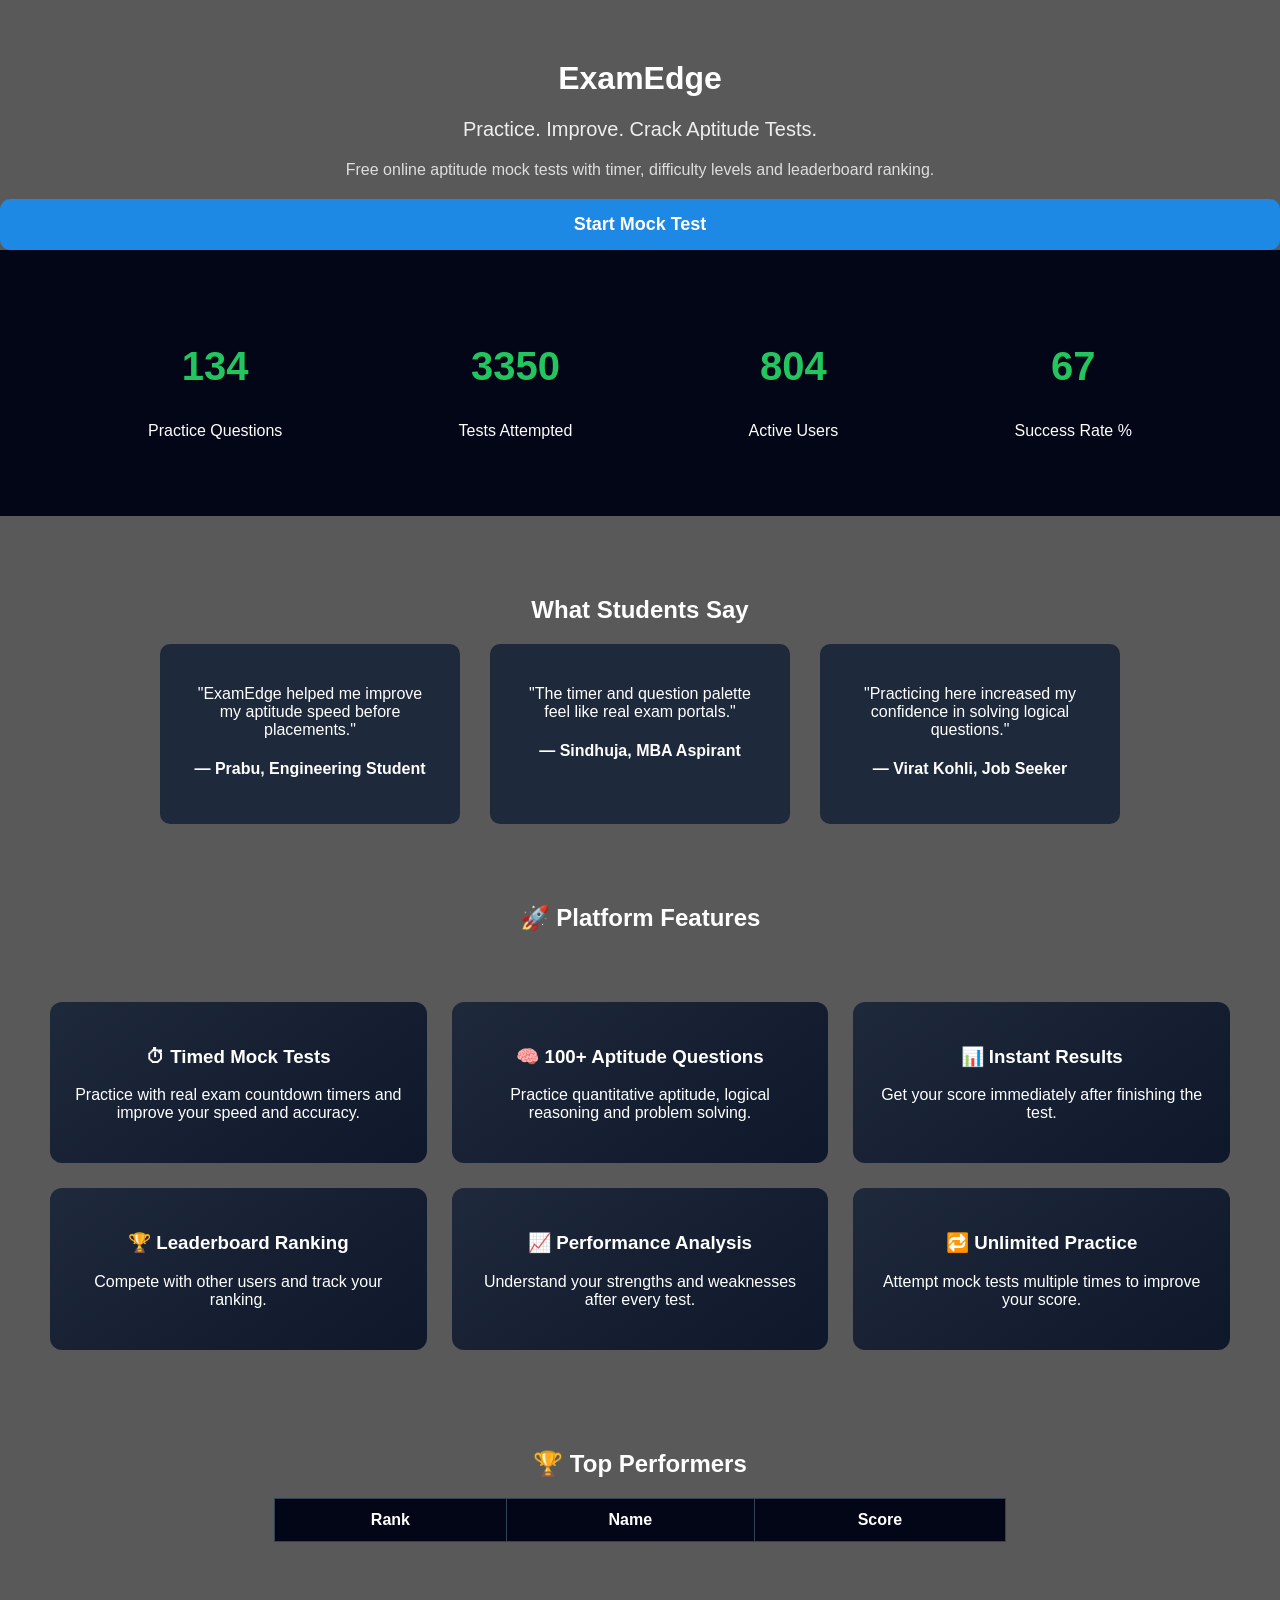
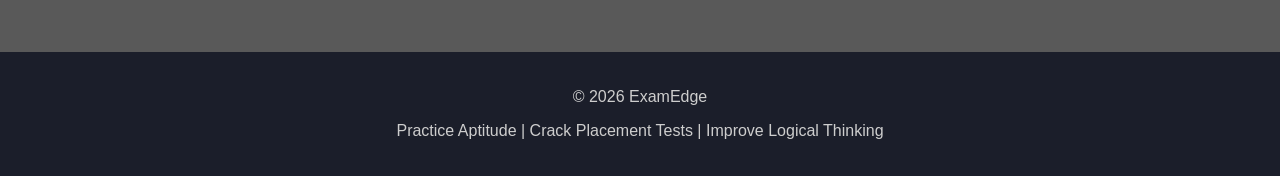
<file: index.html>
<!DOCTYPE html>
<html>
<head>
<title>ExamEdge</title>
<link rel="stylesheet" href="style.css">
</head>

<body>

<div class="hero">

<h1>ExamEdge</h1>

<p class="tagline">Practice. Improve. Crack Aptitude Tests.</p>

<p class="desc">
Free online aptitude mock tests with timer,
difficulty levels and leaderboard ranking.
</p>

<button class="start-btn" onclick="startTest()">
Start Mock Test
</button>

<div class="stats-section">

<div class="stat-box">
<h2 class="counter" data-target="150">0</h2>
<p>Practice Questions</p>
</div>

<div class="stat-box">
<h2 class="counter" data-target="5000">0</h2>
<p>Tests Attempted</p>
</div>

<div class="stat-box">
<h2 class="counter" data-target="1200">0</h2>
<p>Active Users</p>
</div>

<div class="stat-box">
<h2 class="counter" data-target="95">0</h2>
<p>Success Rate %</p>
</div>

</div>

</div>

<div class="testimonials">

<h2>What Students Say</h2>

<div class="testimonial-grid">

<div class="testimonial">
<p>"ExamEdge helped me improve my aptitude speed before placements."</p>
<h4>— Prabu, Engineering Student</h4>
</div>

<div class="testimonial">
<p>"The timer and question palette feel like real exam portals."</p>
<h4>— Sindhuja, MBA Aspirant</h4>
</div>

<div class="testimonial">
<p>"Practicing here increased my confidence in solving logical questions."</p>
<h4>— Virat Kohli, Job Seeker</h4>
</div>

</div>

</div>

<div class="features-section">

<h2 style="text-align: center">🚀 Platform Features</h2>

<div class="features-grid">

<div class="feature-card">
<h3>⏱ Timed Mock Tests</h3>
<p>Practice with real exam countdown timers and improve your speed and accuracy.</p>
</div>

<div class="feature-card">
<h3>🧠 100+ Aptitude Questions</h3>
<p>Practice quantitative aptitude, logical reasoning and problem solving.</p>
</div>

<div class="feature-card">
<h3>📊 Instant Results</h3>
<p>Get your score immediately after finishing the test.</p>
</div>

<div class="feature-card">
<h3>🏆 Leaderboard Ranking</h3>
<p>Compete with other users and track your ranking.</p>
</div>

<div class="feature-card">
<h3>📈 Performance Analysis</h3>
<p>Understand your strengths and weaknesses after every test.</p>
</div>

<div class="feature-card">
<h3>🔁 Unlimited Practice</h3>
<p>Attempt mock tests multiple times to improve your score.</p>
</div>

</div>

</div>



<script src="script.js"></script>

</body>

<div class="leaderboard-section">

<h2>🏆 Top Performers</h2>

<table class="leaderboard-table">

<thead>
<tr>
<th>Rank</th>
<th>Name</th>
<th>Score</th>
</tr>
</thead>

<tbody id="leaderboardList">
</tbody>

</table>

</div>

<footer>

<p>© 2026 ExamEdge</p>

<p>
Practice Aptitude | Crack Placement Tests | Improve Logical Thinking
</p>

</footer>
</html>
</file>
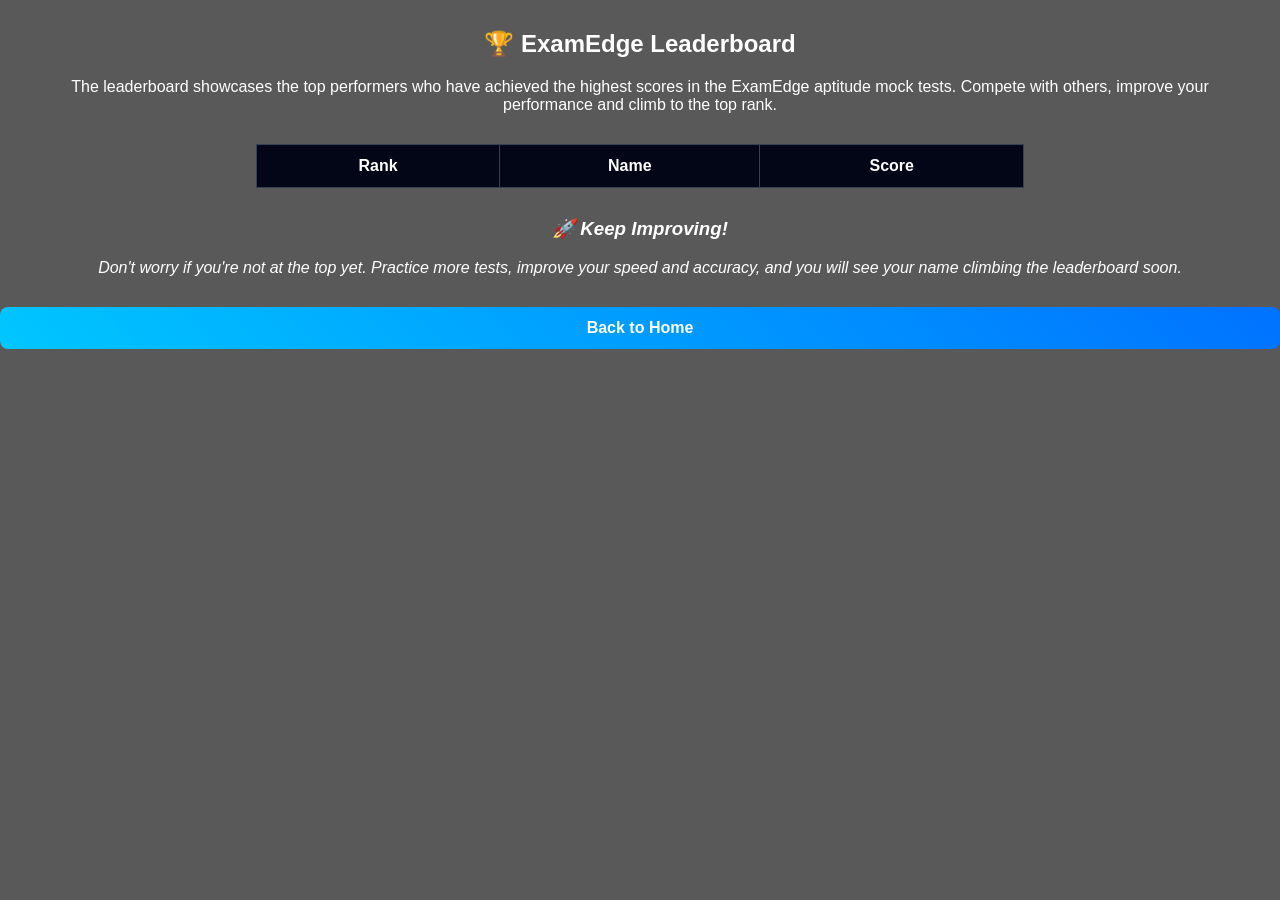
<file: leaderboard.html>
<!DOCTYPE html>
<html>

<head>

<title>ExamEdge Leaderboard</title>

<link rel="stylesheet" href="style.css">

</head>

<body>


<div class="leaderboard-intro">

<h2 style="text-align:center;">🏆 ExamEdge Leaderboard</h2>

<p>
The leaderboard showcases the top performers who have achieved the highest
scores in the ExamEdge aptitude mock tests. Compete with others, improve
your performance and climb to the top rank.
</p>

</div>





<table class="leaderboard-table">

<tr>
<th>Rank</th>
<th>Name</th>
<th>Score</th>
</tr>

<tbody id="leaderboardList"></tbody>

</table>

<div class="motivation">

<h3>🚀 Keep Improving!</h3>

<p>
Don't worry if you're not at the top yet. Practice more tests,
improve your speed and accuracy, and you will see your name
climbing the leaderboard soon.
</p>

</div>



<div style="text-align:center;margin-top:20px;">

<button onclick="location.href='index.html'">
Back to Home
</button>

</div>

<script src="script.js"></script>

</body>

</html>
</file>
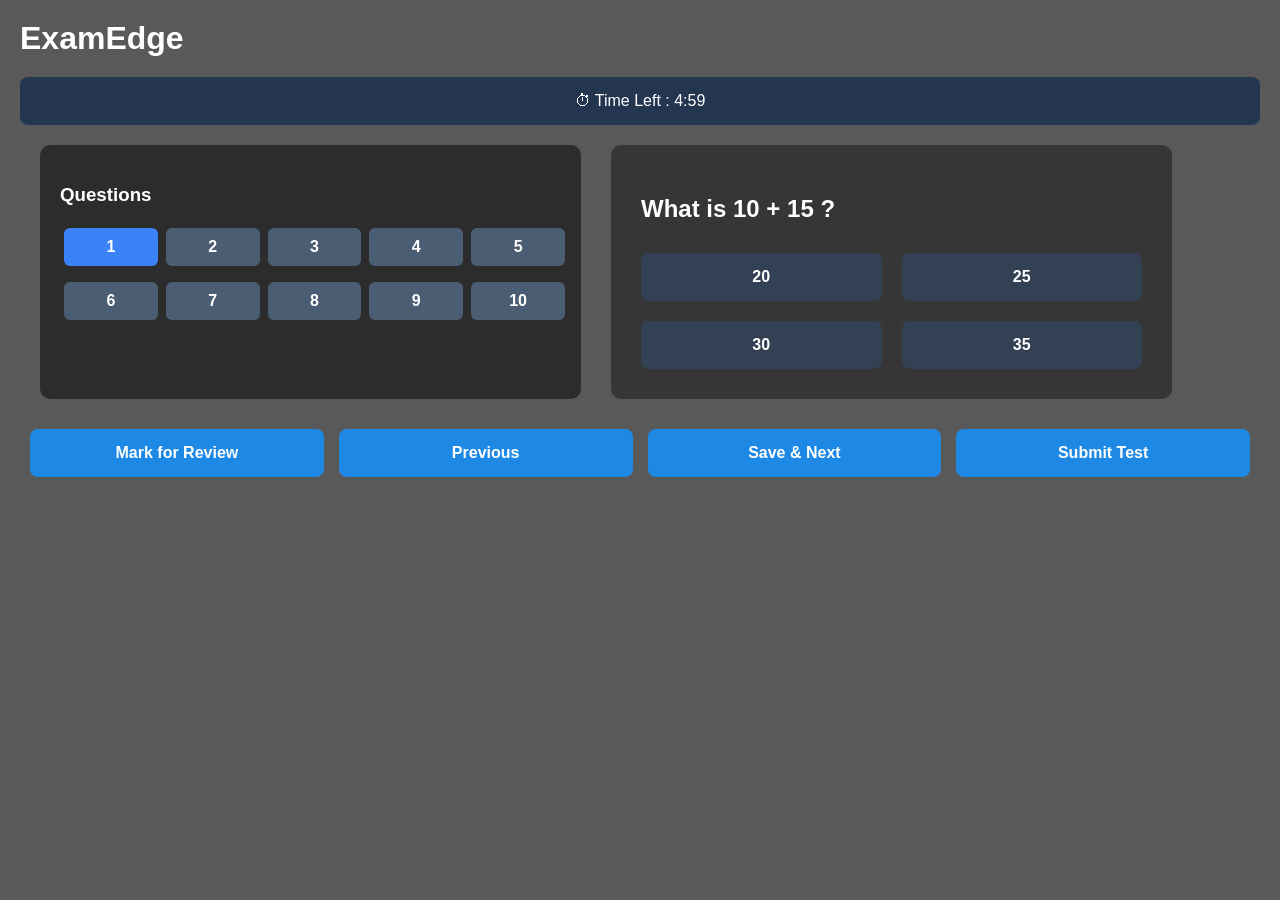
<file: quiz.html>
<!DOCTYPE html>
<html>

<head>
<title>ExamEdge Quiz</title>
<link rel="stylesheet" href="style.css">
</head>

<body>

<h1 class="title">ExamEdge</h1>

<div class="timer" >
⏱ Time Left : <span id="time">5:00</span>
</div>

<div class="exam-container">

<!-- QUESTION PALETTE -->
<div class="question-panel">

<h3>Questions</h3>

<div id="paletteBox" class="question-grid"></div>

</div>

<!-- QUESTION AREA -->
<div class="quiz-box">

<h2 id="question"></h2>

<div class="options">

<button class="option"></button>
<button class="option"></button>
<button class="option"></button>
<button class="option"></button>

</div>

</div>

</div>

<!-- BUTTONS -->
<div class="bottom-bar">

<button id="reviewBtn">Mark for Review</button>
<button id="prevBtn">Previous</button>
<button id="nextBtn">Save & Next</button>
<button id="submitBtn">Submit Test</button>



</div>

<script src="questions.js"></script>
<script src="script.js"></script>

</body>
</html>
</file>
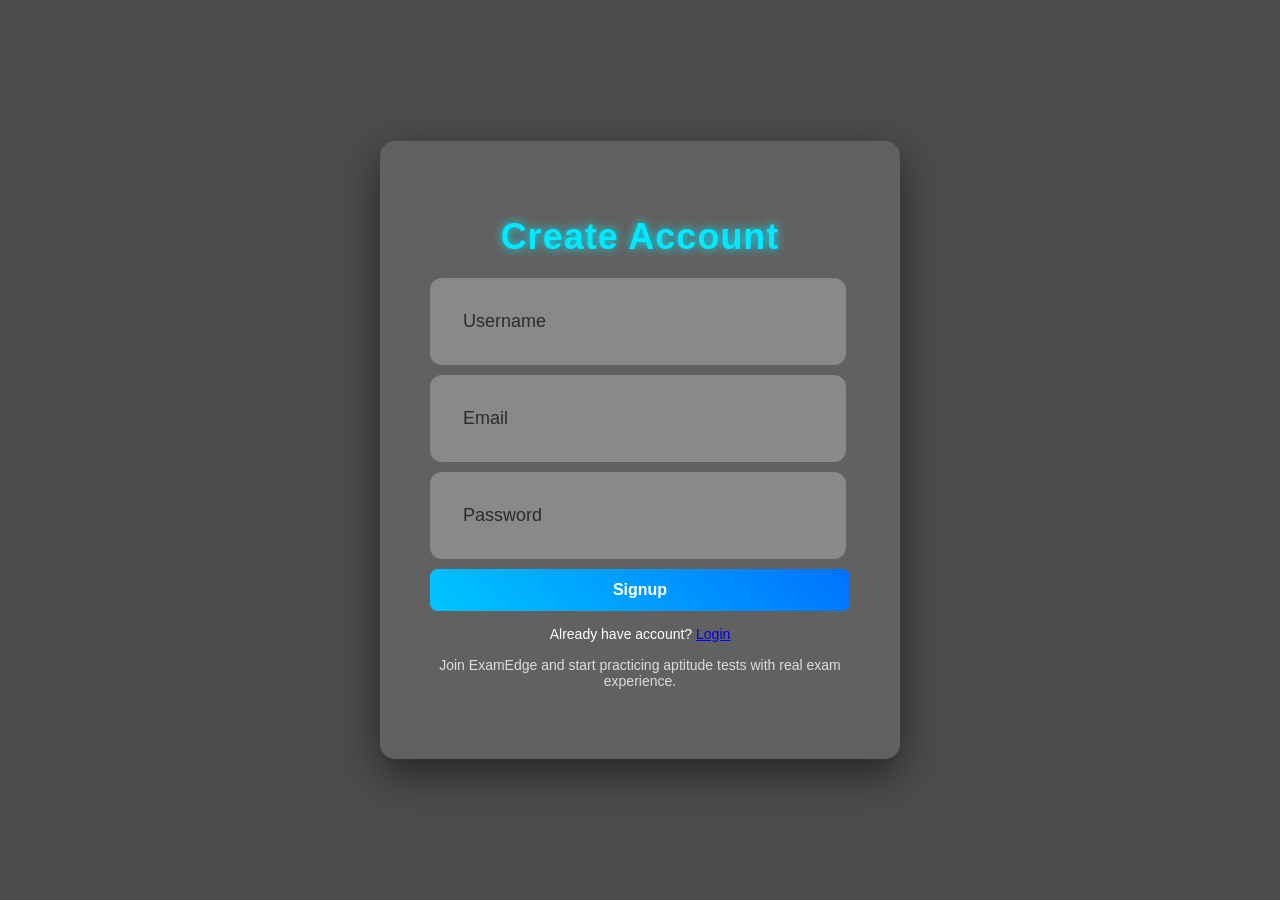
<file: signup.html>
<!DOCTYPE html>
<html>
<head>
<link rel="stylesheet" href="https://cdnjs.cloudflare.com/ajax/libs/font-awesome/6.5.0/css/all.min.css">    
<title>Signup</title>
<link rel="stylesheet" href="style.css">
</head>

<body class="auth-bg">

<div class="auth-container">

<h1>Create Account</h1>

<div class="input-box">
<input type="text" placeholder="Username">
</div>

<div class="input-box">
<input type="email" placeholder="Email">
</div>

<div class="input-box">
<input type="password" placeholder="Password">
</div>


<div id="strength"></div>

<button onclick="signup()">Signup</button>

<p>Already have account?
<a href="login.html">Login</a>
</p>

<p class="signup-subtitle">
Join ExamEdge and start practicing aptitude tests with real exam experience.
</p>

</div>

<script>
function signup(){
alert("Account Created!")
window.location.href="login.html"
}
</script>

</body>
</html>
</file>
<file: style.css>
/* GLOBAL */

body{
margin:0;
font-family:Arial, Helvetica, sans-serif;
color:white;
background:linear-gradient(rgba(0,0,0,0.6),rgba(0,0,0,0.6)),
url("https://images.unsplash.com/photo-1524995997946-a1c2e315a42f");
background-size:cover;
background-position:center;
}

/* HEADER */

header{
display:flex;
justify-content:space-between;
padding:20px 40px;
background:rgba(0,0,0,0.5);
}

button{
width:100%;
padding:12px;
border:none;
border-radius:8px;
background:linear-gradient(45deg,#00c6ff,#0072ff);
color:white;
font-size:16px;
font-weight:bold;
cursor:pointer;
transition:0.3s;
}

button:hover{
transform:scale(1.05);
box-shadow:0 5px 20px rgba(0,0,0,0.4);
}

.hidden{
display:none;
}

/* ========================= */
/* EXAM PAGE */
/* ========================= */

.exam-container{
width:90%;
margin:auto;
margin-top:20px;
}

.top-bar{
background:#5769b7;
padding:15px;
text-align:center;
font-size:18px;
border-radius:6px;
}

.exam-body{
display:flex;
margin-top:15px;
}

.palette-panel{
width:25%;
background:rgba(0,0,0,0.5);
padding:20px;
border-radius:10px;
}

#paletteBox{
display:grid;
grid-template-columns:repeat(5,1fr);
gap:8px;
margin-top:10px;
}

.palette-btn{
padding:10px;
border:none;
background:#475569;
color:white;
border-radius:5px;
cursor:pointer;
}

.palette-btn.active{
background:#3b82f6;
}

.palette-btn.answered{
background:#22c55e;
}

.palette-btn.review{
background:#f59e0b;
}

.question-panel{
flex:1;
margin-left:20px;
background:rgba(255,255,255,0.1);
padding:30px;
border-radius:10px;
}

.options{
display:grid;
grid-template-columns:1fr 1fr;
gap:15px;
margin-top:20px;
}

.option{
padding:15px;
border:none;
background:#334155;
color:white;
border-radius:8px;
cursor:pointer;
}

.option:hover{
background:#6366f1;
}

.bottom-bar{
margin-top:20px;
display:flex;
justify-content:center;
gap:15px;
}

/* ========================= */
/* LEADERBOARD */
/* ========================= */

#leaderboardBox{
margin-top:30px;
background:rgba(0,0,0,0.7);
padding:20px;
border-radius:10px;
}

table{
width:100%;
border-collapse:collapse;
}

th,td{
padding:10px;
text-align:center;
border-bottom:1px solid #555;
}

th{
background:#00c6ff;
}

/* ========================= */
/* AUTH PAGES (LOGIN / SIGNUP) */
/* ========================= */

body.auth-bg{
height:100vh;
display:flex;
justify-content:center;
align-items:center;
background:
linear-gradient(rgba(0,0,0,0.7),rgba(0,0,0,0.7)),
url("https://images.unsplash.com/photo-1497633762265-9d179a990aa6");
background-size:cover;
background-position:center;
}

/* AUTH CARD */

.auth-container{
width:420px;
padding:50px;
border-radius:15px;
background:rgba(255,255,255,0.12);
backdrop-filter:blur(12px);
box-shadow:0 15px 40px rgba(0,0,0,0.5);
text-align:center;
}

/* TITLES */

.auth-container h1{
font-size:36px;
margin-bottom:20px;
letter-spacing:1px;
color:#00eaff;
text-shadow:0 0 10px #00eaff;
}

.signup-subtitle{
font-size:15px;
color:#dcdcdc;
margin-bottom:20px;
}

/* INPUT BOX */

.input-box{
display:flex;
align-items:center;

width: 92%;            /* full width */

background:rgba(255,255,255,0.25);

padding:15px;          /* bigger box */

border-radius:12px;

margin:10px 0;         /* space between boxes */
}
.input-box i{
margin-right:10px;
}

.input-box input{

border:none;
outline:none;
border-radius:10px;

background:transparent;

color:white;

font-size:18px;       /* bigger text */

width:100%;
padding: 18px;

}

.input-box input::placeholder{
color:#2c2c2c;
font-weight:500;
}
/* LINKS */

.auth-container p{
margin-top:15px;
font-size:14px;
}

.signup a{
color:#00eaff;
text-decoration:none;
}

.signup a:hover{
text-decoration:underline;
}

/* ========================= */
/* LOGIN PAGE LAYOUT */
/* ========================= */

#particles-js{
position:absolute;
width:100%;
height:100%;
z-index:0;
}

.container{
position:relative;
z-index:1;
display:flex;
justify-content:space-between;
align-items:center;
max-width:1200px;
margin:auto;
height:100vh;
padding:40px;
gap:60px;
}

.left{
max-width:450px;
display:flex;
flex-direction:column;
justify-content:center;
gap:15px;
}

.logo{
font-size:55px;
color:#00eaff;
animation:logoGlow 2s infinite alternate;
}

@keyframes logoGlow{
from{ text-shadow:0 0 10px #00eaff }
to{ text-shadow:0 0 25px #00eaff }
}

.subtitle{
font-size:18px;
margin-bottom:20px;
}

.typing{
color:#00eaff;
margin-bottom:20px;
}

.quote{
font-style:italic;
margin-bottom:30px;
}

/* FEATURES */

.features{
display:flex;
flex-direction:column;
gap:15px;
}

.feature{
display:flex;
align-items:center;
gap:10px;
font-size:16px;
}

.feature i{
color:#00eaff;
}

/* LOGIN CARD */

.login-card{
width:350px;
background:rgba(255, 255, 255, 0.081);
backdrop-filter:blur(12px);
padding:40px;
border-radius:15px;
box-shadow:0 10px 40px rgba(0,0,0,0.5);
text-align:center;
animation:cardFloat 4s infinite ease-in-out;
}

@keyframes cardFloat{
0%{transform:translateY(0px)}
50%{transform:translateY(-10px)}
100%{transform:translateY(0px)}
}

.login-card h2{
margin-bottom:25px;
}

.hero{
text-align:center;
margin-top:60px;
}

.tagline{
font-size:20px;
margin-top:10px;
opacity:0.9;
}

.desc{
max-width:600px;
margin:auto;
margin-top:10px;
opacity:0.8;
}

.start-btn{
margin-top:20px;
padding:15px 40px;
font-size:18px;
border:none;
border-radius:10px;
background:#1e88e5;
color:white;
cursor:pointer;
transition:0.3s;
}

.start-btn:hover{
background:#1565c0;
transform:scale(1.05);
}

/* FEATURES */

.features{
margin-top:80px;
text-align:center;
}

.feature-grid{
display:grid;
grid-template-columns:repeat(4,1fr);
gap:20px;
margin-top:30px;
padding:0 40px;
}

.feature{
background:rgba(255,255,255,0.1);
padding:20px;
border-radius:10px;
backdrop-filter:blur(10px);
}

/* LEADERBOARD */

.leaderboard-card{
margin-top:60px;
background:rgba(0,0,0,0.6);
padding:20px;
border-radius:10px;
}

table{
width:100%;
margin-top:20px;
border-collapse:collapse;
}

th,td{
padding:10px;
border-bottom:1px solid rgba(255,255,255,0.2);
}

footer{
margin-top:80px;
text-align:center;
opacity:0.7;
}

body{
margin:0;
font-family:Arial;
background:
linear-gradient(rgba(0,0,0,0.65),rgba(0,0,0,0.65)),
url("https://images.unsplash.com/photo-1519389950473-47ba0277781c");

background-size:cover;
background-position:center;
color:white;
}

.title{
margin:20px;
font-size:32px;
}

.timer{
background:#24364f;
padding:15px;
text-align:center;
border-radius:8px;
margin:20px;
}

.exam-container{
display:flex;
gap:30px;
margin:20px;
}

.question-panel{
width:250px;
background:rgba(0,0,0,0.5);
padding:20px;
border-radius:10px;
}

.question-grid{
display:grid;
grid-template-columns:repeat(5,1fr);
gap:10px;
margin-top:10px;
}

.question-grid button{
padding:10px;
background:#4b5d73;
border:none;
color:white;
border-radius:6px;
}

.quiz-box{
flex:1;
background:rgba(0,0,0,0.4);
padding:30px;
border-radius:10px;
}

.options{
display:grid;
grid-template-columns:1fr 1fr;
gap:20px;
margin-top:30px;
}

.options button{
padding:15px;
background:#3e5068;
border:none;
color:white;
border-radius:8px;
cursor:pointer;
}

.bottom-bar{
display:flex;
justify-content:space-between;
margin:30px;
}

.bottom-bar button{
padding:15px 30px;
background:#1e88e5;
border:none;
color:white;
border-radius:8px;
}

.palette-btn{
padding:8px;
margin:4px;
border:none;
background:#475569;
color:white;
border-radius:5px;
cursor:pointer;
}

.palette-btn.active{
background:#3b82f6;
}

.palette-btn.answered{
background:#22c55e;
}

.palette-btn.review{
background:#f59e0b;
}

.features-grid{
display:grid;
grid-template-columns:repeat(3,1fr);
gap:20px;
padding:40px;
}

.feature-card{
background:#1e293b;
padding:20px;
border-radius:10px;
text-align:center;
}

.steps{
display:flex;
justify-content:space-around;
padding:40px;
}

.stats-section{
display:flex;
justify-content:space-around;
padding:40px;
background:#0f172a;
}

.stat{
text-align:center;
}

footer{
text-align:center;
padding:20px;
background:#020617;
}

/* STATS */

.stats-section{
display:flex;
justify-content:space-around;
padding:60px;
background:#020617;
}

.stat-box{
text-align:center;
}

.stat-box h2{
font-size:40px;
color:#22c55e;
}

/* FEATURES */

.features-grid{
display:grid;
grid-template-columns:repeat(3,1fr);
gap:25px;
padding:50px;
}

.feature-card{
background:linear-gradient(145deg,#1e293b,#0f172a);
padding:25px;
border-radius:12px;
text-align:center;
transition:0.3s;
}

.feature-card:hover{
transform:translateY(-5px);
}

/* TESTIMONIALS */

.testimonials{
padding:60px;
text-align:center;
}

.testimonial-grid{
display:flex;
gap:30px;
justify-content:center;
}

.testimonial{
background:#1e293b;
padding:25px;
border-radius:10px;
width:250px;
}

.leaderboard-section{
padding:30px;
text-align:center;
}

.leaderboard-table{
width:60%;
margin:auto;
border-collapse:collapse;
background:#1e293b;
}

.leaderboard-table th,
.leaderboard-table td{
padding:12px;
border:1px solid #334155;
}

.leaderboard-table th{
background:#0f172a;
}

.leaderboard-table tr:hover{
background:#334155;
}

.leaderboard-table{

width:60%;
margin:auto;
border-collapse:collapse;
background:#1e293b;
color:white;

}

.leaderboard-table th,
.leaderboard-table td{

padding:12px;
border:1px solid #334155;

}

.leaderboard-table th{

background:#020617;

}

.leaderboard-intro{
text-align:center;
margin:30px;
}

.performance-info{
width:60%;
margin:auto;
background:#1e293b;
padding:20px;
border-radius:8px;
}

.performance-info ul{
line-height:1.8;
}

.motivation{
text-align:center;
margin:30px;
font-style:italic;
}

.leaderboard-actions{
text-align:center;
margin:30px;
}

.leaderboard-actions button{
padding:10px 20px;
margin:10px;
border:none;
background:#22c55e;
color:white;
border-radius:6px;
cursor:pointer;
}
</file>
